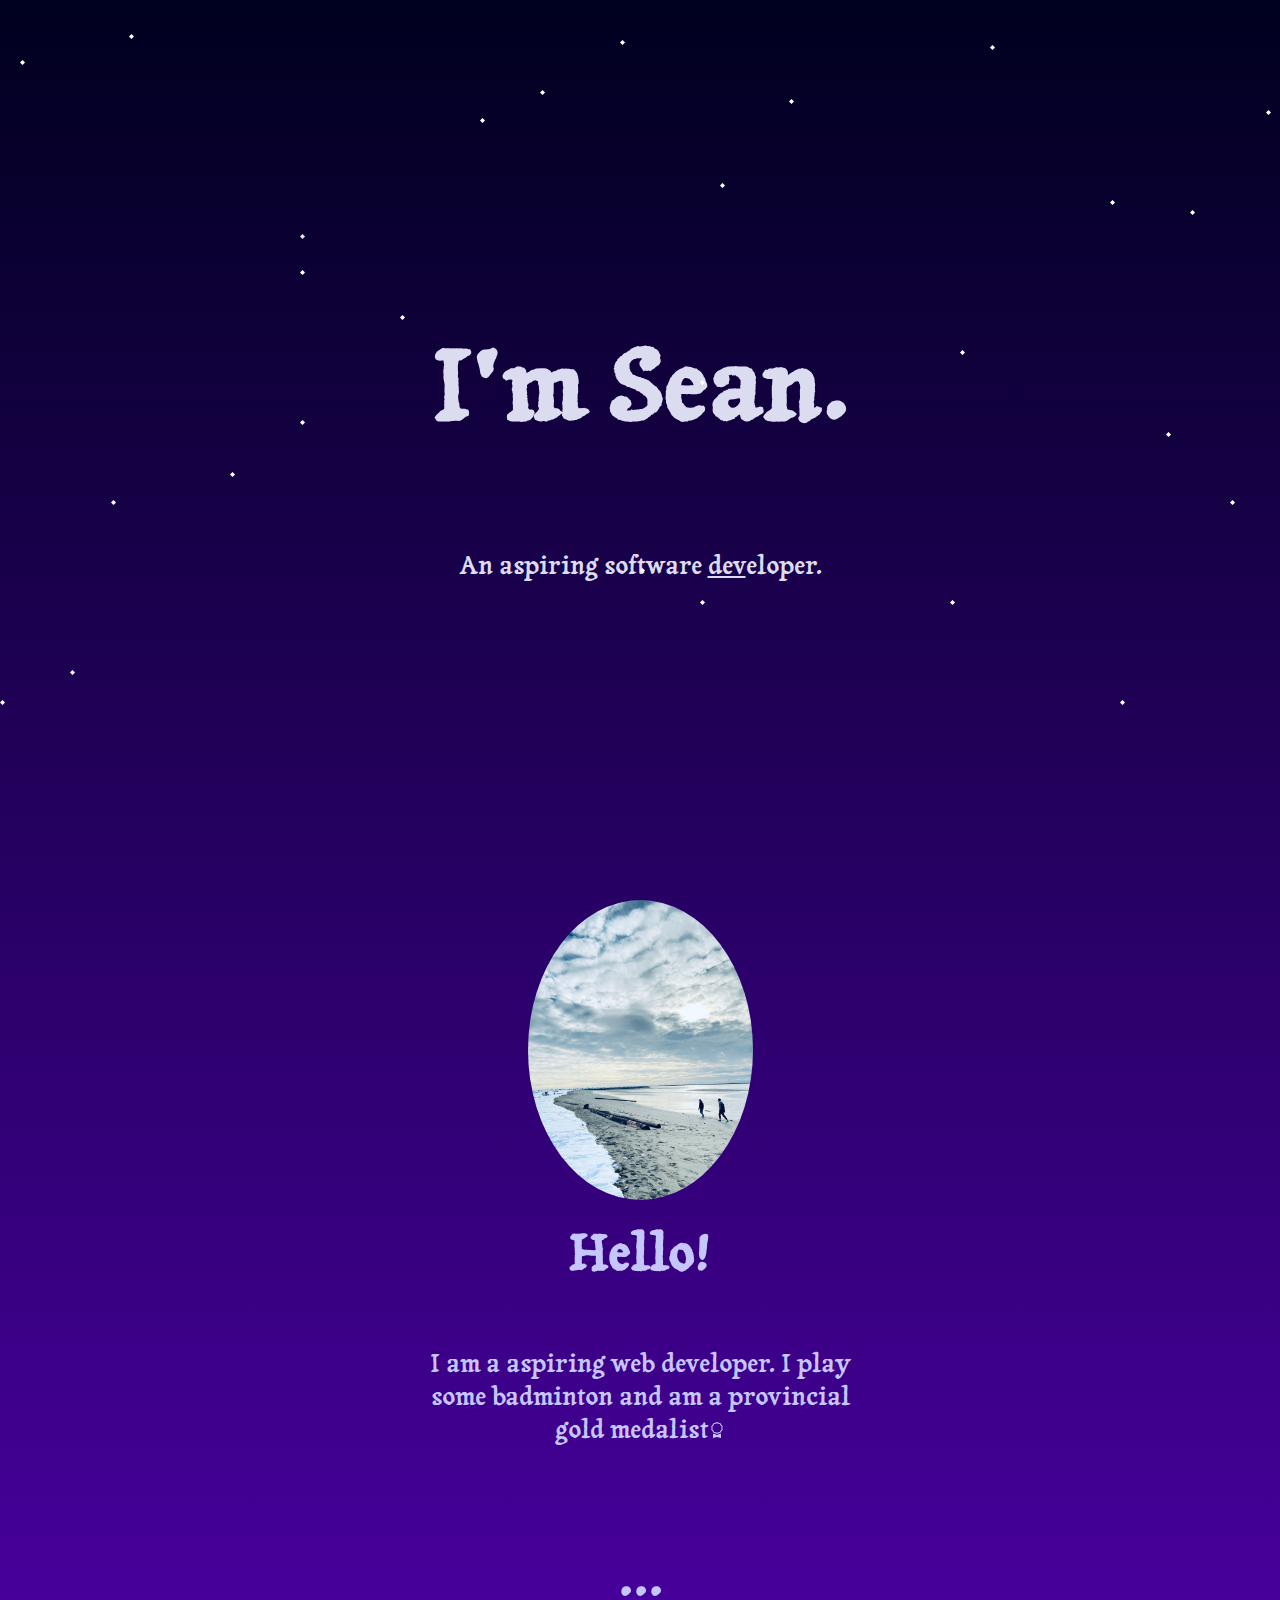
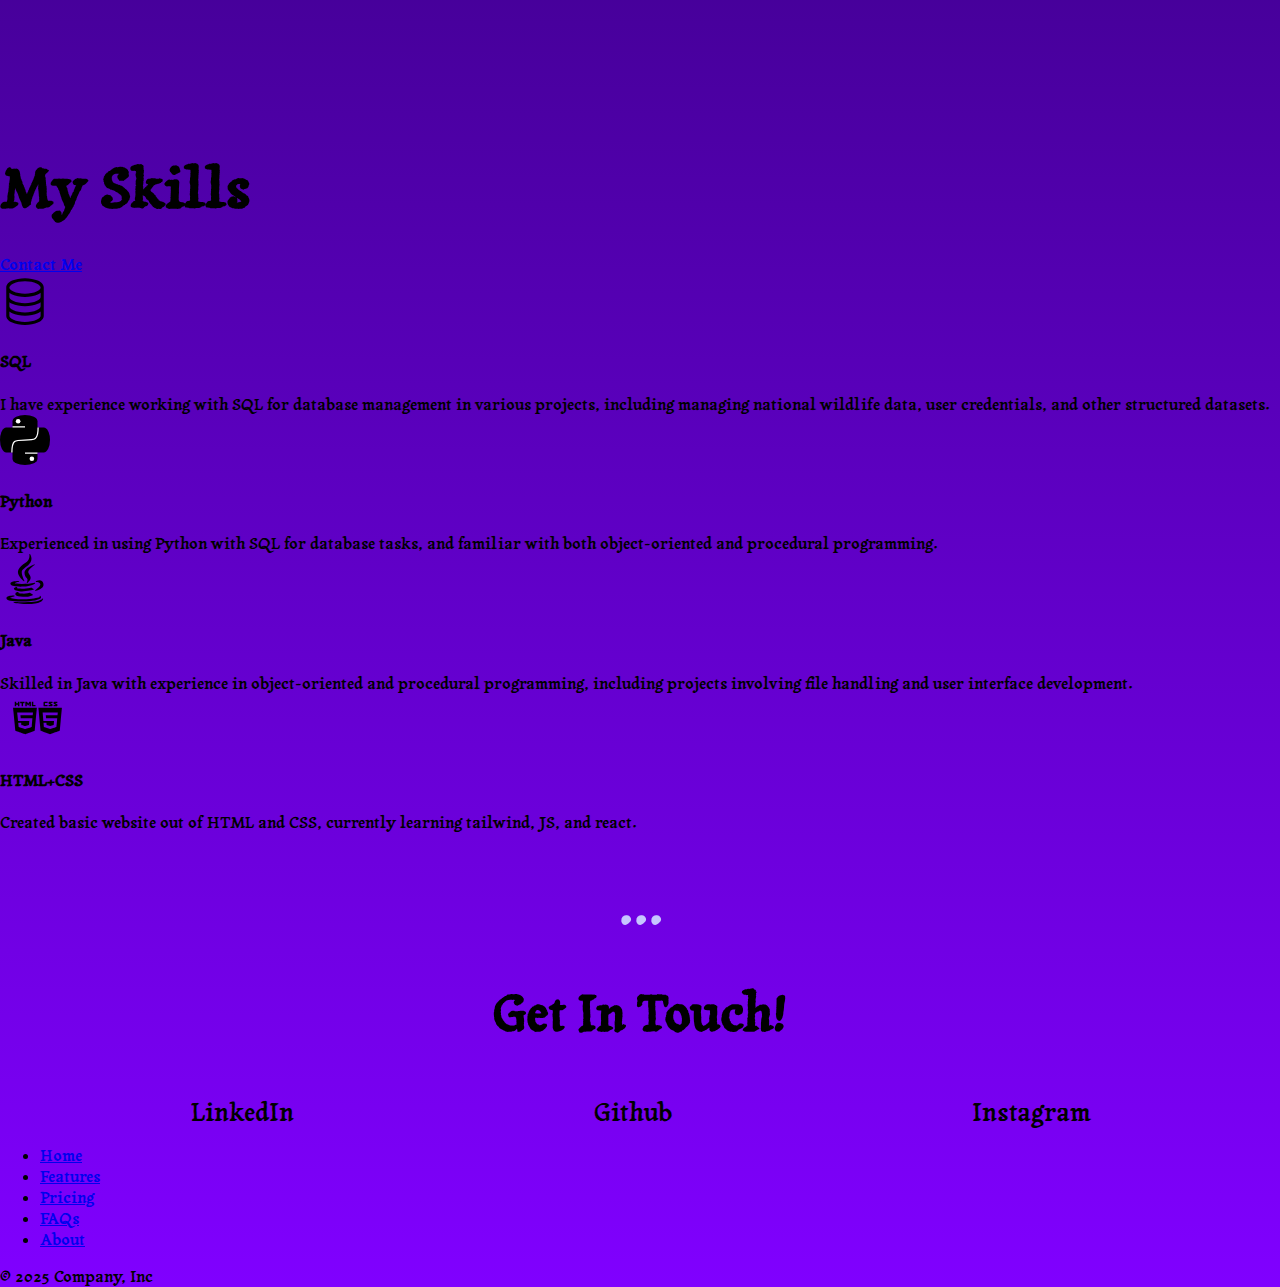
<file: index.html>
<!DOCTYPE html>
<html lang="en">

<head>
    <meta charset="UTF-8">
    <meta name="viewport" content="width=device-width, initial-scale=1.0">
    <title>Personal Website</title>
    <link href="https://cdn.jsdelivr.net/npm/bootstrap@5.3.6/dist/css/bootstrap.min.css" rel="stylesheet"
        integrity="sha384-4Q6Gf2aSP4eDXB8Miphtr37CMZZQ5oXLH2yaXMJ2w8e2ZtHTl7GptT4jmndRuHDT" crossorigin="anonymous">
    <link rel="stylesheet" href="./style.css">
    <link rel="preconnect" href="https://fonts.googleapis.com">
    <link rel="preconnect" href="https://fonts.gstatic.com" crossorigin>
    <link href="https://fonts.googleapis.com/css2?family=Tagesschrift&display=swap" rel="stylesheet">
</head>

<body>
    <div class="background-image">
        <div class="star"></div>
        <div class="star"></div>
        <div class="star"></div>
        <div class="star"></div>
        <div class="star"></div>
        <div class="star"></div>
        <div class="star"></div>
        <div class="star"></div>
        <div class="star"></div>
        <div class="star"></div>
        <div class="star"></div>
        <div class="star"></div>
        <div class="star"></div>
        <div class="star"></div>
        <div class="star"></div>
        <div class="star"></div>
        <div class="star"></div>
        <div class="star"></div>
        <div class="star"></div>
        <div class="star"></div>
        <div class="star"></div>
        <div class="star"></div>
        <div class="star"></div>
        <div class="star"></div>
        <div class="star"></div>
        <div class="star"></div>
        <div class="star"></div>
        <div class="star"></div>
        <div class="star"></div>
        <div class="star"></div>
        <div class="introduction">
            <h1>I'm Sean.</h1>
            <p>An aspiring software <span>dev</span>eloper.</p>
        </div>

        <div class="middle-container">
            <img src="./images/IMG_2228.jpg">
            <h2>Hello!</h2>
            <p>I am a aspiring web developer. I play some badminton and am a provincial gold medalist<svg
                    xmlns="http://www.w3.org/2000/svg" width="16" height="16" fill="currentColor" class="bi bi-award"
                    viewBox="0 0 16 16">
                    <path
                        d="M9.669.864 8 0 6.331.864l-1.858.282-.842 1.68-1.337 1.32L2.6 6l-.306 1.854 1.337 1.32.842 1.68 1.858.282L8 12l1.669-.864 1.858-.282.842-1.68 1.337-1.32L13.4 6l.306-1.854-1.337-1.32-.842-1.68zm1.196 1.193.684 1.365 1.086 1.072L12.387 6l.248 1.506-1.086 1.072-.684 1.365-1.51.229L8 10.874l-1.355-.702-1.51-.229-.684-1.365-1.086-1.072L3.614 6l-.25-1.506 1.087-1.072.684-1.365 1.51-.229L8 1.126l1.356.702z" />
                    <path d="M4 11.794V16l4-1 4 1v-4.206l-2.018.306L8 13.126 6.018 12.1z" />
                </svg></p>
            <h2 style="margin-top: 100px;">...</h2>
        </div>

        <div class="container px-4 py-5">
            <div class="row row-cols-1 row-cols-md-2 align-items-md-center g-5 py-5">
                <div class="col d-flex flex-column align-items-start gap-2">
                    <h2 class="fw-bold text-body-emphasis"
                        style="font-family: Tagesschrift, system-ui; font-size: 55px; margin-bottom: 30px;">My Skills
                    </h2><a href="#contact-me" class="btn btn-outline-info btn-lg">Contact Me</a>
                </div>
                <div class="col">
                    <div class="row row-cols-1 row-cols-sm-2 g-4">
                        <div class="col d-flex flex-column gap-2">
                            <div
                                class="feature-icon-small d-inline-flex align-items-center justify-content-center fs-4 rounded-3 bg-gradient">
                                <img src="./images/database.svg" alt="SQL icon" height="50">
                            </div>
                            <h4 class="fw-semibold mb-0 text-body-emphasis">SQL</h4>
                            <p class="text-body-secondary">I have experience working with SQL for database management in
                                various projects, including managing national wildlife
                                data, user credentials, and other structured datasets.
                            </p>
                        </div>
                        <div class="col d-flex flex-column gap-2">
                            <div
                                class="feature-icon-small d-inline-flex align-items-center justify-content-center bg-gradient fs-4 rounded-3">
                                <img src="./images/Python_icon_(black_and_white).svg" alt="python logo" height="50">
                            </div>
                            <h4 class="fw-semibold mb-0 text-body-emphasis">Python</h4>
                            <p class="text-body-secondary">Experienced in using Python with SQL for database tasks, and familiar with both object-oriented and procedural
                            programming.
                            </p>
                        </div>
                        <div class="col d-flex flex-column gap-2">
                            <div
                                class="feature-icon-small d-inline-flex align-items-center justify-content-center  bg-gradient fs-4 rounded-3">
                                <img src="./images/java-svgrepo-com.svg" alt=" java logo" height="50">
                            </div>
                            <h4 class="fw-semibold mb-0 text-body-emphasis">Java</h4>
                            <p class="text-body-secondary">Skilled in Java with experience in object-oriented and procedural programming, including projects involving file
                            handling and user interface development.
                            </p>
                        </div>
                        <div class="col d-flex flex-column gap-2">
                            <div
                                class="feature-icon-small d-inline-flex align-items-center justify-content-center bg-gradient fs-4 rounded-3">
                                <img src="./images/20250510_1354_Black-SVG-Logo_simple_compose_01jtxw65xze20s3vwsff3fy3tr.svg" alt="html/css" height="50">
                            </div>
                            <h4 class="fw-semibold mb-0 text-body-emphasis">HTML+CSS</h4>
                            <p class="text-body-secondary">Created basic website out of HTML and CSS, currently learning tailwind, JS, and react.
                            </p>
                        </div>
                    </div>
                </div>
            </div>
            <h2 style="text-align: center; font-size: 50px; color: rgb(198, 198, 255);"> ... </h2>
        </div>
        <div id="contact-me">
            <h2>Get In Touch!</h2>
        </div>
        <div id="info">
            <a href="https://www.linkedin.com/in/seanxjin/">LinkedIn</a>
            <a href="https://github.com/seanxjin?tab=repositories">Github</a>
            <a href="https://www.instagram.com/sxj______/">Instagram</a>
        </div>
        <div class="container">
            <footer class="py-3 my-4" style="margin-bottom: 0 !important;">
                <ul class="nav justify-content-center border-bottom pb-3 mb-3">
                    <li class="nav-item"><a href="#" class="nav-link px-2 text-body-secondary">Home</a></li>
                    <li class="nav-item"><a href="#" class="nav-link px-2 text-body-secondary">Features</a></li>
                    <li class="nav-item"><a href="#" class="nav-link px-2 text-body-secondary">Pricing</a></li>
                    <li class="nav-item"><a href="#" class="nav-link px-2 text-body-secondary">FAQs</a></li>
                    <li class="nav-item"><a href="#" class="nav-link px-2 text-body-secondary">About</a></li>
                </ul>
                <p class="text-center text-body-secondary">© 2025 Company, Inc</p>
            </footer>
        </div>
    </div>
</body>

</html>
</file>
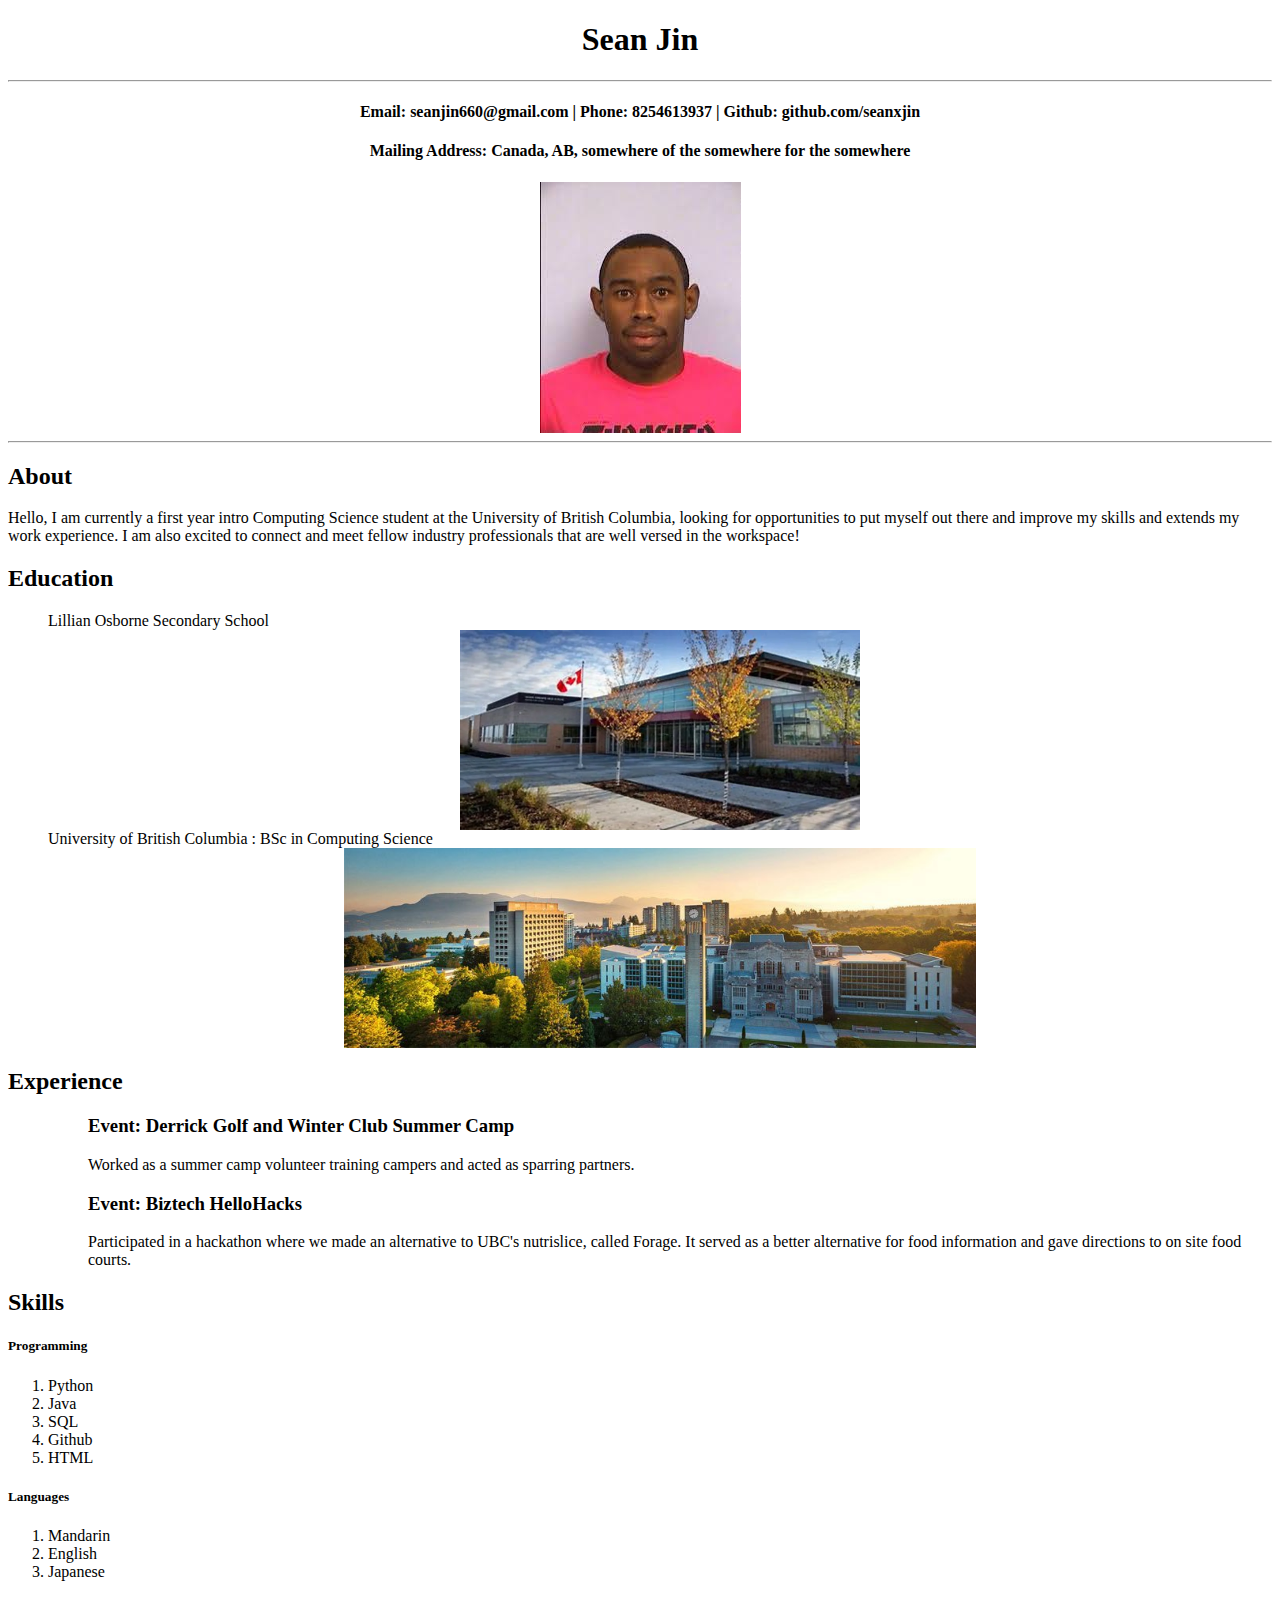
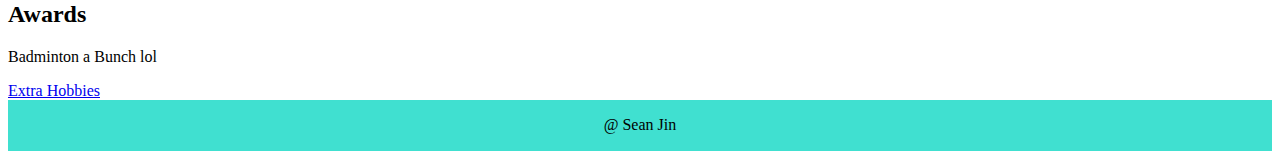
<file: capstone1/index.html>
<!DOCTYPE html>
<html lang="en">

<head>
    <meta charset="UTF-8">
    <meta name="viewport" content="width=device-width, initial-scale=1.0">
    <title>My Resume</title>
    <style>
        h1 {text-align: center;}
        h4 {text-align: center;}
        .center {
            display: block;
            margin-left: auto;
            margin-right: auto;
            width: auto;
        }
        ul {list-style-type: none;}
        footer {
            text-align: center;
            padding: 0.5px;
            background-color: turquoise;
            color: black;
        }
    </style>
</head>

<body>
    <h1>Sean Jin</h1>
    <hr />
    <h4>Email: seanjin660@gmail.com | Phone: 8254613937 | Github: github.com/seanxjin</h4>
    <h4>Mailing Address: Canada, AB, somewhere of the somewhere for the somewhere</h4>

    <img src="./images/Goofy_AH.jpg" alt="myself" class="center">
    <hr />

    <h2>About</h2>
    <p>Hello, I am currently a first year intro Computing Science student at the University of British Columbia, looking for opportunities to put myself out there and improve my skills and extends my work experience. I am also excited to connect and meet fellow industry professionals that are well versed in the workspace!</p>

    <h2>
        Education
    </h2>
    <ul>
        <li>
            Lillian Osborne Secondary School 
            <img src="./images/rs=w_1240,h_620,cg_true.webp" alt="Picture of Lillian Osborne front entrance." height="200" class="center">
        </li>
        <li>
            University of British Columbia : BSc in Computing Science
            <img src="./images/aerial-main-mall-800x253.jpg" alt="UBC" height="200" class="center">
        </li>
    </ul>

    <h2>Experience</h2>
    <ul>
        <li>
            <ul>
                <h3><li>Event: Derrick Golf and Winter Club Summer Camp</li></h3>
                <li>Worked as a summer camp volunteer training campers and acted as sparring partners.</li>
            </ul>
        </li>
        <li>
            <ul>
                <h3><li>Event: Biztech HelloHacks</li></h3>
                <li>Participated in a hackathon where we made an alternative to UBC's nutrislice, called Forage. It served as a better alternative for food information and gave directions to on site food courts.</li>
            </ul>
        </li>
    </ul>

    <h2>Skills</h2>
    <h5>Programming</h5>
    <ol>
        <li>Python</li>
        <li>Java</li>
        <li>SQL</li>
        <li>Github</li>
        <li>HTML</li>
    </ol>
    <h5>Languages</h5>
    <ol>
        <li>Mandarin</li>
        <li>English</li>
        <li>Japanese</li>
    </ol>

    <h2>Awards</h2>
    <p>Badminton a Bunch lol</p>

    <a href="./hobbie.html">Extra Hobbies</a>

    <footer>
        <p>@ Sean Jin</p>
    </footer>
</body>

</html>
</file>
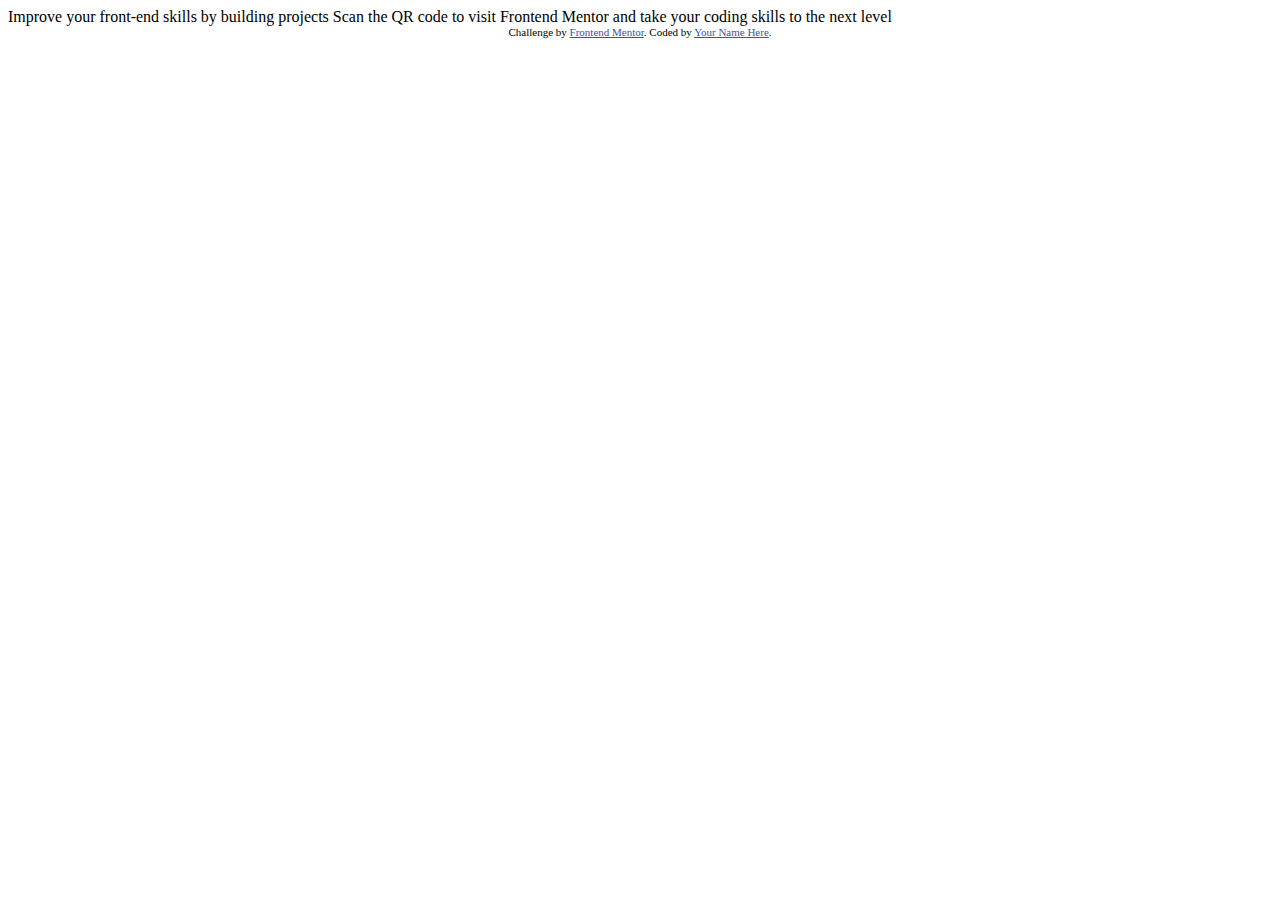
<file: qr-code-component-main/index.html>
<!DOCTYPE html>
<html lang="en">
<head>
  <meta charset="UTF-8">
  <meta name="viewport" content="width=device-width, initial-scale=1.0"> <!-- displays site properly based on user's device -->

  <link rel="icon" type="image/png" sizes="32x32" href="./images/favicon-32x32.png">
  
  <title>Frontend Mentor | QR code component</title>

  <!-- Feel free to remove these styles or customise in your own stylesheet 👍 -->
  <style>
    .attribution { font-size: 11px; text-align: center; }
    .attribution a { color: hsl(228, 45%, 44%); }
  </style>
</head>
<body>

  Improve your front-end skills by building projects

  Scan the QR code to visit Frontend Mentor and take your coding skills to the next level
  
  <div class="attribution">
    Challenge by <a href="https://www.frontendmentor.io?ref=challenge" target="_blank">Frontend Mentor</a>. 
    Coded by <a href="#">Your Name Here</a>.
  </div>
</body>
</html>
</file>
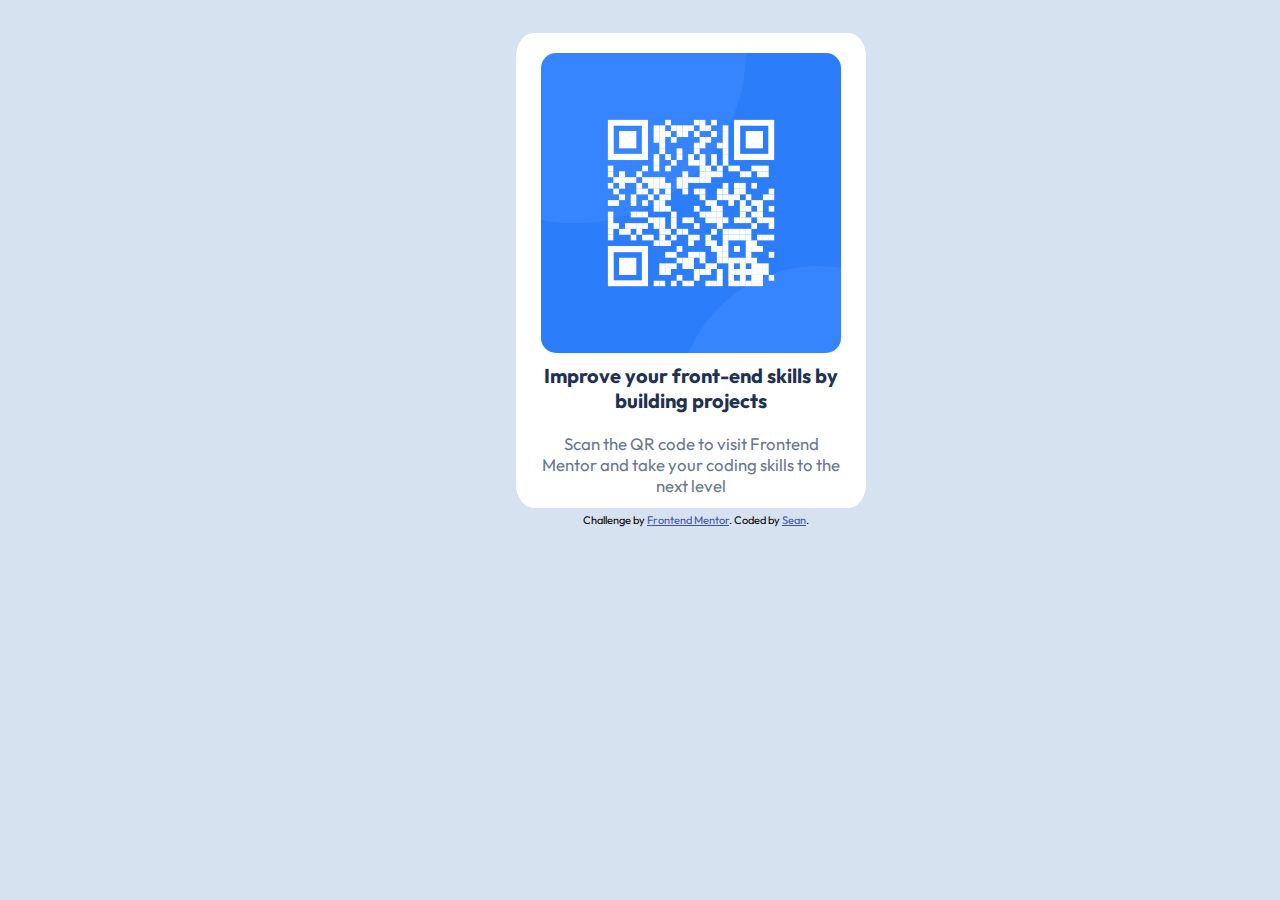
<file: other/qr-code-component-main/index.html>
<!DOCTYPE html>
<html lang="en">

<head>
    <meta charset="UTF-8">
    <meta name="viewport" content="width=device-width, initial-scale=1.0">
    <!-- displays site properly based on user's device -->

    <link rel="icon" type="image/png" sizes="32x32" href="./images/favicon-32x32.png">

    <title>Frontend Mentor | QR code component</title>

    <!-- Feel free to remove these styles or customise in your own stylesheet 👍 -->
    <style>
        .attribution {
            font-size: 11px;
            text-align: center;
            position: absolute;
            top: 505px;
            left: 575px;
        }

        .attribution a {
            color: hsl(228, 45%, 44%);
        }

        html {
            font-family: "Outfit", sans-serif;
            background-color: hsl(212, 45%, 89%);
        }

        p {
            margin: 0;
            padding: 0;
            text-align: center;
        }

        #title {
            color: hsl(218, 44%, 22%);
            font-weight: 700;
            font-size: 1.25rem;
            margin-bottom: 20px;
        }

        #info {
            font-weight: 400;
            font-size: 1.05rem;
            color: hsl(216, 15%, 48%);
        }

        #QR-div {
            background-color: white;
            width: 350px;
            height: 475px;
            position: absolute;
            left: 508px;
            top: 25px;
            border-radius: 5%;
        }

        img[src="./images/image-qr-code.png"] {
            border-radius: 5%;
            height: 300px;
            width: 300px;
            margin: 0;
            position: absolute;
            top: 20px;
            left: 25px;
        }

        #text {
            height: auto;
            width: 300px;
            position: absolute;
            left: 25px;
            top: 330px;
        }

        .entirety {
            position: relative;

        }
    </style>

    <link rel="preconnect" href="https://fonts.googleapis.com">
    <link rel="preconnect" href="https://fonts.gstatic.com" crossorigin>
    <link href="https://fonts.googleapis.com/css2?family=Outfit:wght@100..900&display=swap" rel="stylesheet">
</head>

<body>

    <div class="entirety">
        <div id="QR-div">
            <img src="./images/image-qr-code.png" alt="QR Code">
            <div id="text">
                <p id="title">Improve your front-end skills by building projects</p>
                <p id="info">Scan the QR code to visit Frontend Mentor and take your coding skills to the next level</p>
            </div>
        </div>
        <div class="attribution">
            Challenge by <a href="https://www.frontendmentor.io?ref=challenge" target="_blank">Frontend Mentor</a>.
            Coded by <a href="#">Sean</a>.
        </div>
    </div>







</body>

</html>
</file>
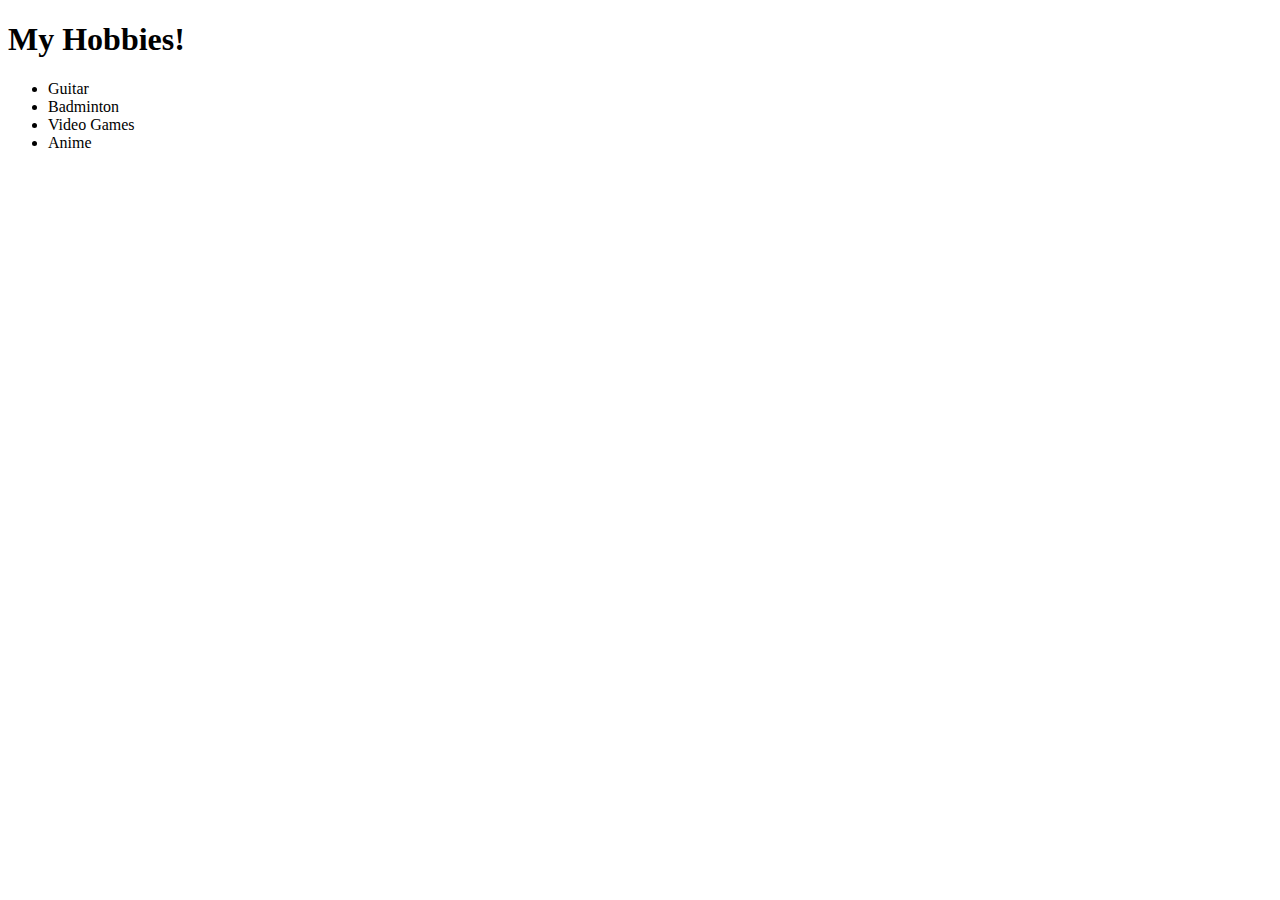
<file: hobbie.html>
<!DOCTYPE html>
<html lang="en">
<head>
    <meta charset="UTF-8">
    <meta name="viewport" content="width=device-width, initial-scale=1.0">
    <title>Hobbies</title>
</head>
<body>
    <h1>My Hobbies!</h1>
    <ul>
        <li>Guitar</li>
        <li>Badminton</li>
        <li>Video Games</li>
        <li>Anime</li>
    </ul>
</body>
</html>
</file>
<file: style.css>
html,
body {
  padding: 0;
  margin: 0;
  border: 0;
  font-family: "Tagesschrift", system-ui;
}

h1 {
  margin: 0;
}
p {
  margin: 0;
}
div {
    margin: 0;
}

.background-image {
  margin: 0;
  background: linear-gradient(to bottom, rgb(0, 0, 31), rgb(128, 0, 255));
  position: relative;
}


.star {
  margin: 0;
  width: 5px;
  height: 5px;
  background-color: white;
  position: absolute;
  clip-path: polygon(50% 0%, 100% 50%, 50% 100%, 0% 50%);
}

.star:nth-child(1) {
  top: 34px;
  left: 129px;
}
.star:nth-child(2) {
  top: 183px;
  left: 720px;
}
.star:nth-child(3) {
  top: 420px;
  left: 300px;
}
.star:nth-child(4) {
  top: 200px;
  left: 1110px;
}
.star:nth-child(5) {
  top: 500px;
  left: 1230px;
}
.star:nth-child(6) {
  top: 670px;
  left: 70px;
}
.star:nth-child(7) {
  top: 90px;
  left: 540px;
}
.star:nth-child(8) {
  top: 45px;
  left: 990px;
}
.star:nth-child(9) {
  top: 710px;
  left: 1350px;
}
.star:nth-child(10) {
  top: 315px;
  left: 400px;
}
.star:nth-child(11) {
  top: 234px;
  left: 300px;
  opacity: 0.9;
}
.star:nth-child(12) {
  top: 432px;
  left: 1166px;
}
.star:nth-child(13) {
  top: 99px;
  left: 789px;
}
.star:nth-child(14) {
  top: 600px;
  left: 950px;
}
.star:nth-child(15) {
  top: 700px;
  left: 1120px;
}
.star:nth-child(16) {
  top: 60px;
  left: 20px;
}
.star:nth-child(17) {
  top: 348px;
  left: 1296px;
}
.star:nth-child(18) {
  top: 472px;
  left: 230px;
}
.star:nth-child(19) {
  top: 118px;
  left: 480px;
}
.star:nth-child(20) {
  top: 568px;
  left: 640px;
}
.star:nth-child(21) {
  top: 210px;
  left: 1190px;
}
.star:nth-child(22) {
  top: 350px;
  left: 960px;
}
.star:nth-child(23) {
  top: 700px;
  left: 0px;
}
.star:nth-child(24) {
  top: 40px;
  left: 620px;
}
.star:nth-child(25) {
  top: 600px;
  left: 700px;
}
.star:nth-child(26) {
  top: 500px;
  left: 111px;
}
.star:nth-child(27) {
  top: 270px;
  left: 300px;
}
.star:nth-child(28) {
  top: 110px;
  left: 1266px;
}
.star:nth-child(29) {
  top: 490px;
  left: 1330px;
}
.star:nth-child(30) {
  top: 380px;
  left: 700px;
}

.introduction {
  margin: 0;
  color: rgb(220, 220, 240);
  height: 100vh;
  width: 100vw;
  display: flex;
  flex-direction: column;
  justify-content: center;
  align-items: center;
  gap: 100px;
}

.introduction > h1 {
    font-size: 100px;
}

.introduction > p {
  font-size: 25px;
}

.introduction span {
  text-decoration: underline;
}

.middle-container {
    height: max-content;
    display: flex;
    flex-direction: column;
    justify-content: center;
    align-items: center;
    margin-bottom: 100px;
}

.middle-container > img {
    height: 300px;
    border-radius: 50%;
    object-fit: cover;
}

.middle-container > h2 {
    font-size: 50px;
    color: rgb(198, 198, 255);
    margin-top: 20px;
}

.middle-container > p {
    margin-top: 20px;
    font-size: 25px;
    width: 450px;
    color: rgb(198, 198, 255);
    text-align: center;
}

#contact-me {
    display: block;
    text-align: center;
    margin-bottom: 50px;
}

#contact-me > h2 {
    font-size: 50px;
    color: black;
}

#info {
    display: flex;
    flex-direction: row;
    justify-content: center;
    gap: 300px;
}

#info > a {
    text-decoration: none;
    font-size: 25px;
    color: black;
}

#info > a:hover {
    color: aquamarine;
}
</file>
